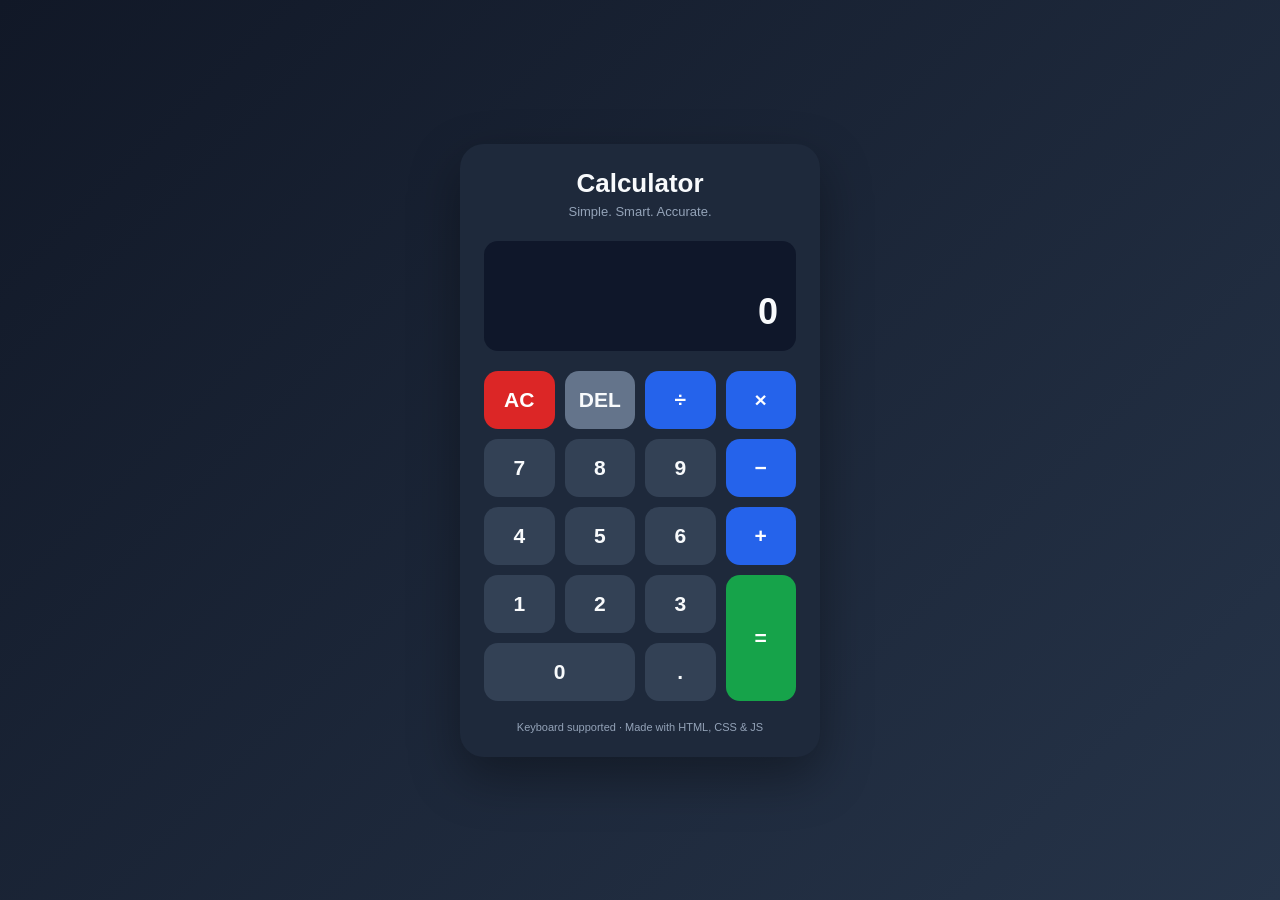
<file: calculator-project/index.html>
<!DOCTYPE html>
<html lang="en">
<head>
    <meta charset="UTF-8">
    <meta name="viewport" content="width=device-width, initial-scale=1.0">
    <title>Modern Calculator</title>
    <link rel="stylesheet" href="style.css">
</head>
<body>

    <main class="calculator">
        <header class="calculator-header">
            <h1>Calculator</h1>
            <p>Simple. Smart. Accurate.</p>
        </header>

        <section class="display">
            <div id="previous-operand" class="previous-operand"></div>
            <input
                type="text"
                id="display"
                class="current-operand"
                value="0"
                aria-label="Calculator display"
                readonly
            >
        </section>

        <section class="buttons">
            <button class="btn clear" data-action="clear">AC</button>
            <button class="btn delete" data-action="delete">DEL</button>
            <button class="btn operator" data-operator="/">÷</button>
            <button class="btn operator" data-operator="*">×</button>

            <button class="btn number" data-number="7">7</button>
            <button class="btn number" data-number="8">8</button>
            <button class="btn number" data-number="9">9</button>
            <button class="btn operator" data-operator="-">−</button>

            <button class="btn number" data-number="4">4</button>
            <button class="btn number" data-number="5">5</button>
            <button class="btn number" data-number="6">6</button>
            <button class="btn operator" data-operator="+">+</button>

            <button class="btn number" data-number="1">1</button>
            <button class="btn number" data-number="2">2</button>
            <button class="btn number" data-number="3">3</button>
            <button class="btn equals" data-action="calculate">=</button>

            <button class="btn number zero" data-number="0">0</button>
            <button class="btn number" data-action="decimal">.</button>
        </section>

        <footer>
            <p>Keyboard supported · Made with HTML, CSS & JS</p>
        </footer>
    </main>

    <script src="script.js"></script>
</body>
</html>
</file>
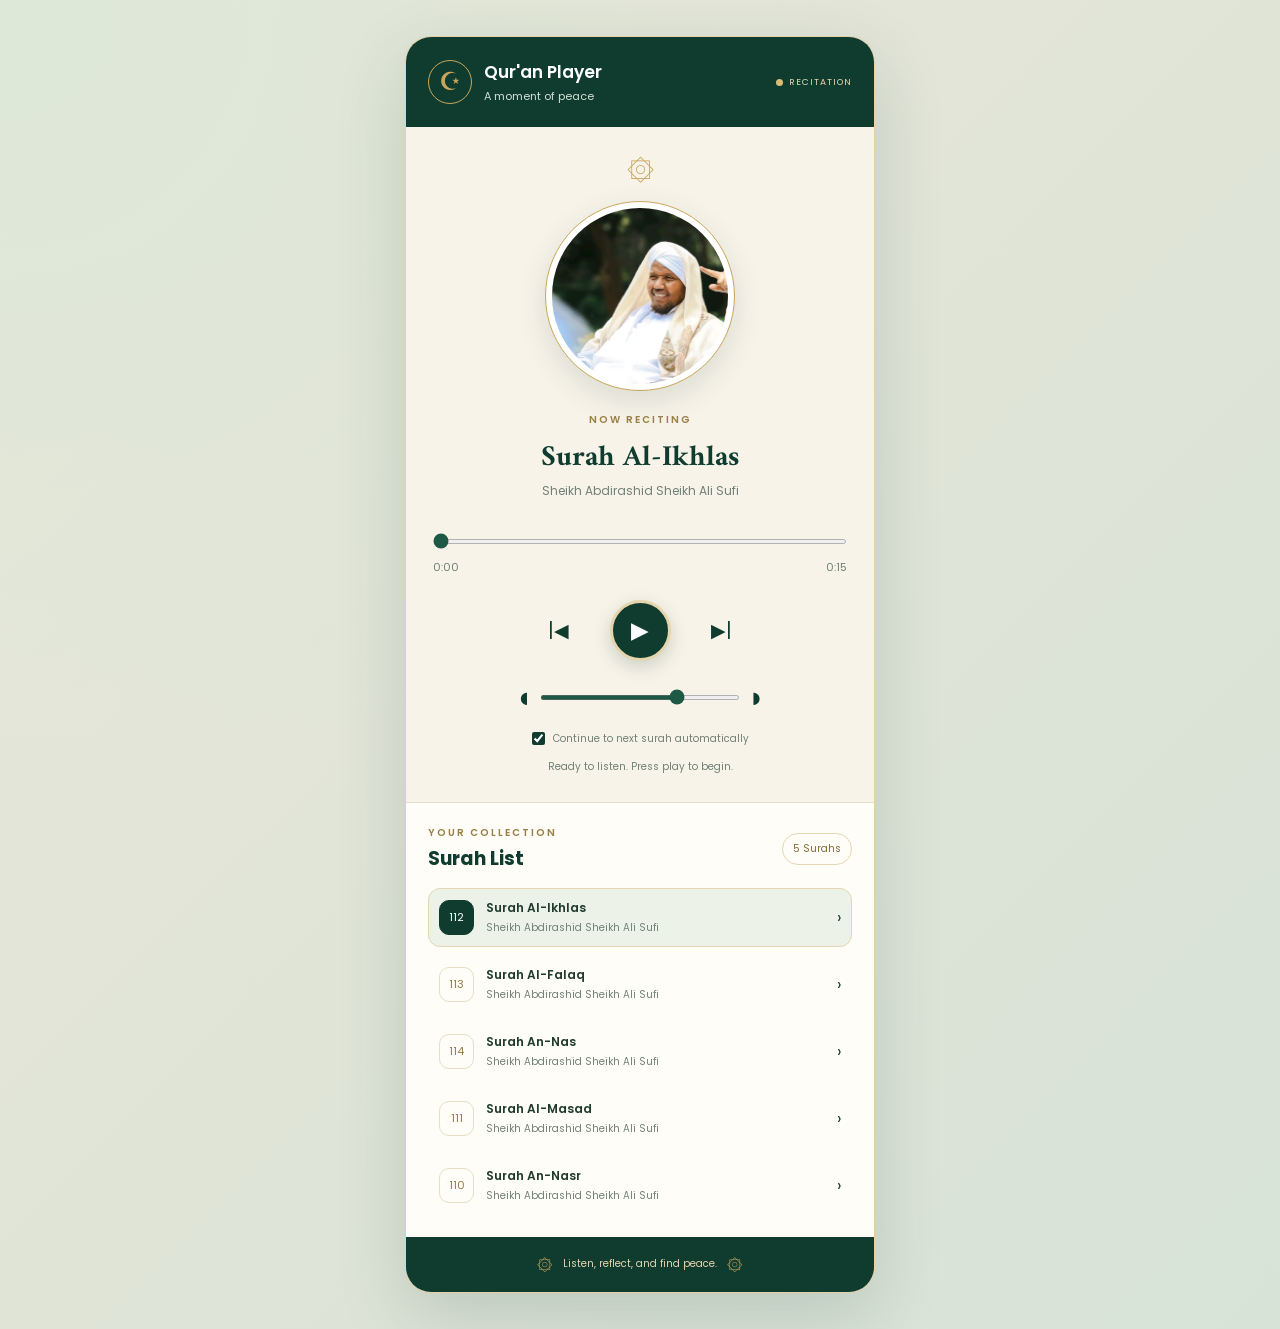
<file: Music Player-project/index.html>
<!DOCTYPE html>
<html lang="en">
<head>
  <meta charset="UTF-8">
  <meta name="viewport" content="width=device-width, initial-scale=1.0">

  <meta name="theme-color" content="#103c30">
  <title>Qur'an Player | Recitation</title>

  <link rel="stylesheet" href="style.css">
</head>
<body>

  <main class="quran-player">

    <header class="header">
      <div class="brand">
        <div class="brand-icon">☪</div>
        <div>
          <h1>Qur'an Player</h1>
          <p>A moment of peace</p>
        </div>
      </div>
      <span class="live-label">
        <span class="live-dot"></span>
        RECITATION
      </span>
    </header>

    <section class="now-playing">

      <div class="ornament">۞</div>

      <div class="cover-frame">
        <img
          id="cover"
          src="images/shiekh.jpg"
          alt="Qur'an reciter"
        >
      </div>

      <p class="section-label">NOW RECITING</p>

      <h2 id="surah-title">Surah Al-Ikhlas</h2>
      <p id="reciter">Sheikh Abdirashid Sheikh Ali Sufi</p>

      <audio id="audio" preload="metadata"></audio>

      <div class="progress-section">
        <input
          type="range"
          id="progress"
          min="0"
          max="100"
          value="0"
          step="0.1"
          aria-label="Recitation progress"
        >

        <div class="time-labels">
          <span id="current-time">0:00</span>
          <span id="duration">0:00</span>
        </div>
      </div>

      <div class="controls">
        <button
          id="prev"
          class="control-button"
          aria-label="Previous surah"
          title="Previous surah"
        >|◀</button>

        <button
          id="play"
          class="play-button"
          aria-label="Play recitation"
          title="Play"
        >▶</button>

        <button
          id="next"
          class="control-button"
          aria-label="Next surah"
          title="Next surah"
        >▶|</button>
      </div>

      <div class="volume-section">
        <span aria-hidden="true">◖</span>
        <input
          type="range"
          id="volume"
          min="0"
          max="1"
          step="0.01"
          value="0.7"
          aria-label="Volume"
        >
        <span aria-hidden="true">◗</span>
      </div>

      <label class="autoplay-option">
        <input type="checkbox" id="autoplay" checked>
        <span>Continue to next surah automatically</span>
      </label>

      <p id="status" class="status" role="status">
        Select a surah to begin listening.
      </p>

    </section>

    <section class="surah-section">
      <div class="section-heading">
        <div>
          <p class="section-label">YOUR COLLECTION</p>
          <h2>Surah List</h2>
        </div>

        <span id="surah-count" class="count-badge">0 Surahs</span>
      </div>

      <div id="surah-list" class="surah-list"></div>
    </section>

    <footer class="footer">
      <span>۞</span>
      <p>Listen, reflect, and find peace.</p>
      <span>۞</span>
    </footer>

  </main>

  <script src="script.js"></script>
</body>
</html>
</file>
<file: calculator-project/style.css>
* {
    margin: 0;
    padding: 0;
    box-sizing: border-box;
}

body {
    min-height: 100vh;
    display: flex;
    justify-content: center;
    align-items: center;
    padding: 20px;
    font-family: "Segoe UI", Arial, sans-serif;
    background: linear-gradient(135deg, #111827, #263449);
}

.calculator {
    width: 100%;
    max-width: 360px;
    padding: 24px;
    border-radius: 24px;
    background: #1e293b;
    box-shadow: 0 20px 50px rgba(0, 0, 0, 0.35);
}

.calculator-header {
    text-align: center;
    margin-bottom: 22px;
}

.calculator-header h1 {
    color: #f8fafc;
    font-size: 26px;
    margin-bottom: 5px;
}

.calculator-header p {
    color: #94a3b8;
    font-size: 13px;
}

.display {
    min-height: 110px;
    padding: 18px;
    margin-bottom: 20px;
    border-radius: 14px;
    background: #0f172a;
    display: flex;
    flex-direction: column;
    justify-content: flex-end;
    align-items: flex-end;
    overflow: hidden;
}

.previous-operand {
    min-height: 25px;
    width: 100%;
    color: #94a3b8;
    text-align: right;
    font-size: 16px;
    overflow-wrap: anywhere;
}

.current-operand {
    width: 100%;
    min-width: 0;
    border: none;
    outline: none;
    background: transparent;
    color: #f8fafc;
    text-align: right;
    font-size: 36px;
    font-weight: 600;
}

.buttons {
    display: grid;
    grid-template-columns: repeat(4, minmax(0, 1fr));
    gap: 10px;
}

.btn {
    min-width: 0;
    height: 58px;
    border: none;
    border-radius: 14px;
    font-size: 21px;
    font-weight: 600;
    cursor: pointer;
    transition: transform 0.15s ease,
                background 0.2s ease,
                box-shadow 0.2s ease;
}

.btn:hover {
    transform: translateY(-2px);
    box-shadow: 0 5px 12px rgba(0, 0, 0, 0.2);
}

.btn:active {
    transform: scale(0.95);
}

.number {
    color: #f8fafc;
    background: #334155;
}

.number:hover {
    background: #475569;
}

.operator {
    color: #ffffff;
    background: #2563eb;
}

.operator:hover {
    background: #1d4ed8;
}

.clear {
    color: #ffffff;
    background: #dc2626;
}

.clear:hover {
    background: #b91c1c;
}

.delete {
    color: #f8fafc;
    background: #64748b;
}

.equals {
    grid-row: span 2;
    height: auto;
    color: #ffffff;
    background: #16a34a;
}

.equals:hover {
    background: #15803d;
}

.zero {
    grid-column: span 2;
}

footer {
    margin-top: 20px;
    text-align: center;
    color: #94a3b8;
    font-size: 11px;
}

@media (max-width: 400px) {
    .calculator {
        padding: 16px;
    }

    .btn {
        height: 52px;
        font-size: 19px;
    }

    .equals {
        height: auto;
    }

    .current-operand {
        font-size: 30px;
    }
}
</file>
<file: Music Player-project/style.css>
@import url('https://fonts.googleapis.com/css2?family=Amiri:wght@400;700&family=Poppins:wght@400;500;600;700&display=swap');

:root {
  --green: #103c30;
  --green-light: #1d5945;
  --cream: #f7f3e8;
  --gold: #c9a65c;
  --text: #203a2e;
  --muted: #718176;
  --white: #ffffff;
}

* {
  margin: 0;
  padding: 0;
  box-sizing: border-box;
}

body {
  min-height: 100vh;
  padding: 36px 16px;
  display: flex;
  justify-content: center;
  align-items: center;
  background:
    radial-gradient(circle at top left, #dce8d8, transparent 45%),
    linear-gradient(135deg, #e9e6d8, #d7e3d7);
  color: var(--text);
  font-family: 'Poppins', sans-serif;
}

button,
input {
  font: inherit;
}

button {
  -webkit-tap-highlight-color: transparent;
}

.quran-player {
  width: 100%;
  max-width: 470px;
  overflow: hidden;
  border: 1px solid rgba(201, 166, 92, 0.45);
  border-radius: 26px;
  background: var(--cream);
  box-shadow: 0 24px 70px rgba(16, 60, 48, 0.16);
}

.header {
  display: flex;
  justify-content: space-between;
  align-items: center;
  gap: 12px;
  padding: 22px;
  background: var(--green);
  color: var(--white);
}

.brand {
  display: flex;
  align-items: center;
  gap: 12px;
}

.brand-icon {
  width: 44px;
  height: 44px;
  display: grid;
  place-items: center;
  border: 1px solid var(--gold);
  border-radius: 50%;
  color: var(--gold);
  font-size: 25px;
}

.brand h1 {
  font-size: 17px;
  font-weight: 600;
}

.brand p {
  margin-top: 3px;
  color: #d2dfd4;
  font-size: 11px;
}

.live-label {
  display: flex;
  align-items: center;
  gap: 6px;
  color: #e4d4a9;
  font-size: 9px;
  letter-spacing: 1px;
  white-space: nowrap;
}

.live-dot {
  width: 7px;
  height: 7px;
  border-radius: 50%;
  background: #d8bd76;
}

.now-playing {
  padding: 22px 27px 27px;
  text-align: center;
}

.ornament {
  margin-bottom: 10px;
  color: var(--gold);
  font-size: 28px;
}

.cover-frame {
  width: 190px;
  height: 190px;
  margin: 0 auto 21px;
  padding: 6px;
  border: 1px solid var(--gold);
  border-radius: 50%;
  background: var(--white);
  box-shadow: 0 10px 30px rgba(16, 60, 48, 0.12);
}

.cover-frame img {
  width: 100%;
  height: 100%;
  border-radius: 50%;
  object-fit: cover;
  background: #e5e0cf;
}

.section-label {
  color: #9a8046;
  font-size: 10px;
  font-weight: 600;
  letter-spacing: 2px;
}

#surah-title {
  margin-top: 8px;
  color: var(--green);
  font-family: 'Amiri', serif;
  font-size: 29px;
  line-height: 1.5;
}

#reciter {
  margin-top: 2px;
  color: var(--muted);
  font-size: 12px;
}

.progress-section {
  margin-top: 26px;
}

input[type="range"] {
  width: 100%;
  height: 5px;
  cursor: pointer;
  accent-color: var(--green-light);
}

.time-labels {
  display: flex;
  justify-content: space-between;
  margin-top: 8px;
  color: var(--muted);
  font-size: 11px;
  font-variant-numeric: tabular-nums;
}

.controls {
  display: flex;
  align-items: center;
  justify-content: center;
  gap: 30px;
  margin: 24px 0;
}

.control-button,
.play-button {
  display: grid;
  place-items: center;
  border: none;
  cursor: pointer;
  transition: transform 0.2s, background 0.2s;
}

.control-button {
  width: 42px;
  height: 42px;
  border-radius: 50%;
  background: transparent;
  color: var(--green);
  font-size: 19px;
}

.play-button {
  width: 61px;
  height: 61px;
  border: 3px solid #e4d5ad;
  border-radius: 50%;
  background: var(--green);
  color: var(--white);
  font-size: 23px;
  box-shadow: 0 6px 18px rgba(16, 60, 48, 0.18);
}

.control-button:hover,
.play-button:hover {
  transform: scale(1.08);
}

.control-button:focus-visible,
.play-button:focus-visible,
.playlist-item:focus-visible {
  outline: 2px solid var(--gold);
  outline-offset: 3px;
}

.volume-section {
  display: flex;
  align-items: center;
  gap: 12px;
  max-width: 240px;
  margin: 0 auto;
  color: var(--green);
}

.volume-section input {
  flex: 1;
}

.autoplay-option {
  display: flex;
  justify-content: center;
  align-items: center;
  gap: 8px;
  margin-top: 21px;
  color: var(--muted);
  font-size: 10px;
  cursor: pointer;
}

.autoplay-option input {
  accent-color: var(--green);
}

.status {
  min-height: 16px;
  margin-top: 12px;
  color: var(--muted);
  font-size: 10px;
}

.status.error {
  color: #a13f36;
}

.surah-section {
  padding: 22px;
  border-top: 1px solid #e6deca;
  background: #fffdf7;
}

.section-heading {
  display: flex;
  justify-content: space-between;
  align-items: center;
  gap: 12px;
  margin-bottom: 15px;
}

.section-heading h2 {
  margin-top: 3px;
  color: var(--green);
  font-size: 19px;
}

.count-badge {
  padding: 7px 10px;
  border: 1px solid #e5d7b4;
  border-radius: 20px;
  color: #846b37;
  font-size: 10px;
  white-space: nowrap;
}

.surah-list {
  display: grid;
  gap: 8px;
}

.playlist-item {
  display: flex;
  align-items: center;
  gap: 12px;
  width: 100%;
  padding: 10px;
  border: 1px solid transparent;
  border-radius: 12px;
  background: transparent;
  color: var(--text);
  text-align: left;
  cursor: pointer;
  transition: background 0.2s, border-color 0.2s;
}

.playlist-item:hover {
  background: #f0f0e5;
}

.playlist-item.active {
  border-color: #e4d6b3;
  background: #edf2e8;
}

.surah-number {
  width: 35px;
  height: 35px;
  display: grid;
  flex-shrink: 0;
  place-items: center;
  border: 1px solid #e6dec9;
  border-radius: 10px;
  color: #927941;
  font-size: 11px;
}

.playlist-item.active .surah-number {
  border-color: var(--green);
  background: var(--green);
  color: white;
}

.track-info {
  flex: 1;
  min-width: 0;
}

.track-info h3 {
  overflow-wrap: anywhere;
  font-size: 12px;
  font-weight: 600;
}

.track-info p {
  margin-top: 3px;
  color: var(--muted);
  font-size: 10px;
}

.track-indicator {
  color: var(--green);
  font-size: 16px;
}

.empty-message {
  padding: 18px 8px;
  color: var(--muted);
  font-size: 12px;
  text-align: center;
}

.footer {
  display: flex;
  justify-content: center;
  align-items: center;
  gap: 10px;
  padding: 15px;
  background: var(--green);
  color: #e3d4ac;
}

.footer span {
  color: var(--gold);
}

.footer p {
  font-size: 10px;
}

@media (max-width: 400px) {
  body {
    padding: 15px 10px;
  }

  .header {
    padding: 18px 15px;
  }

  .brand h1 {
    font-size: 15px;
  }

  .live-label {
    font-size: 8px;
  }

  .now-playing {
    padding: 18px 20px 22px;
  }

  .cover-frame {
    width: 165px;
    height: 165px;
  }

  .controls {
    gap: 22px;
  }

  .surah-section {
    padding: 18px 15px;
  }
}
</file>
